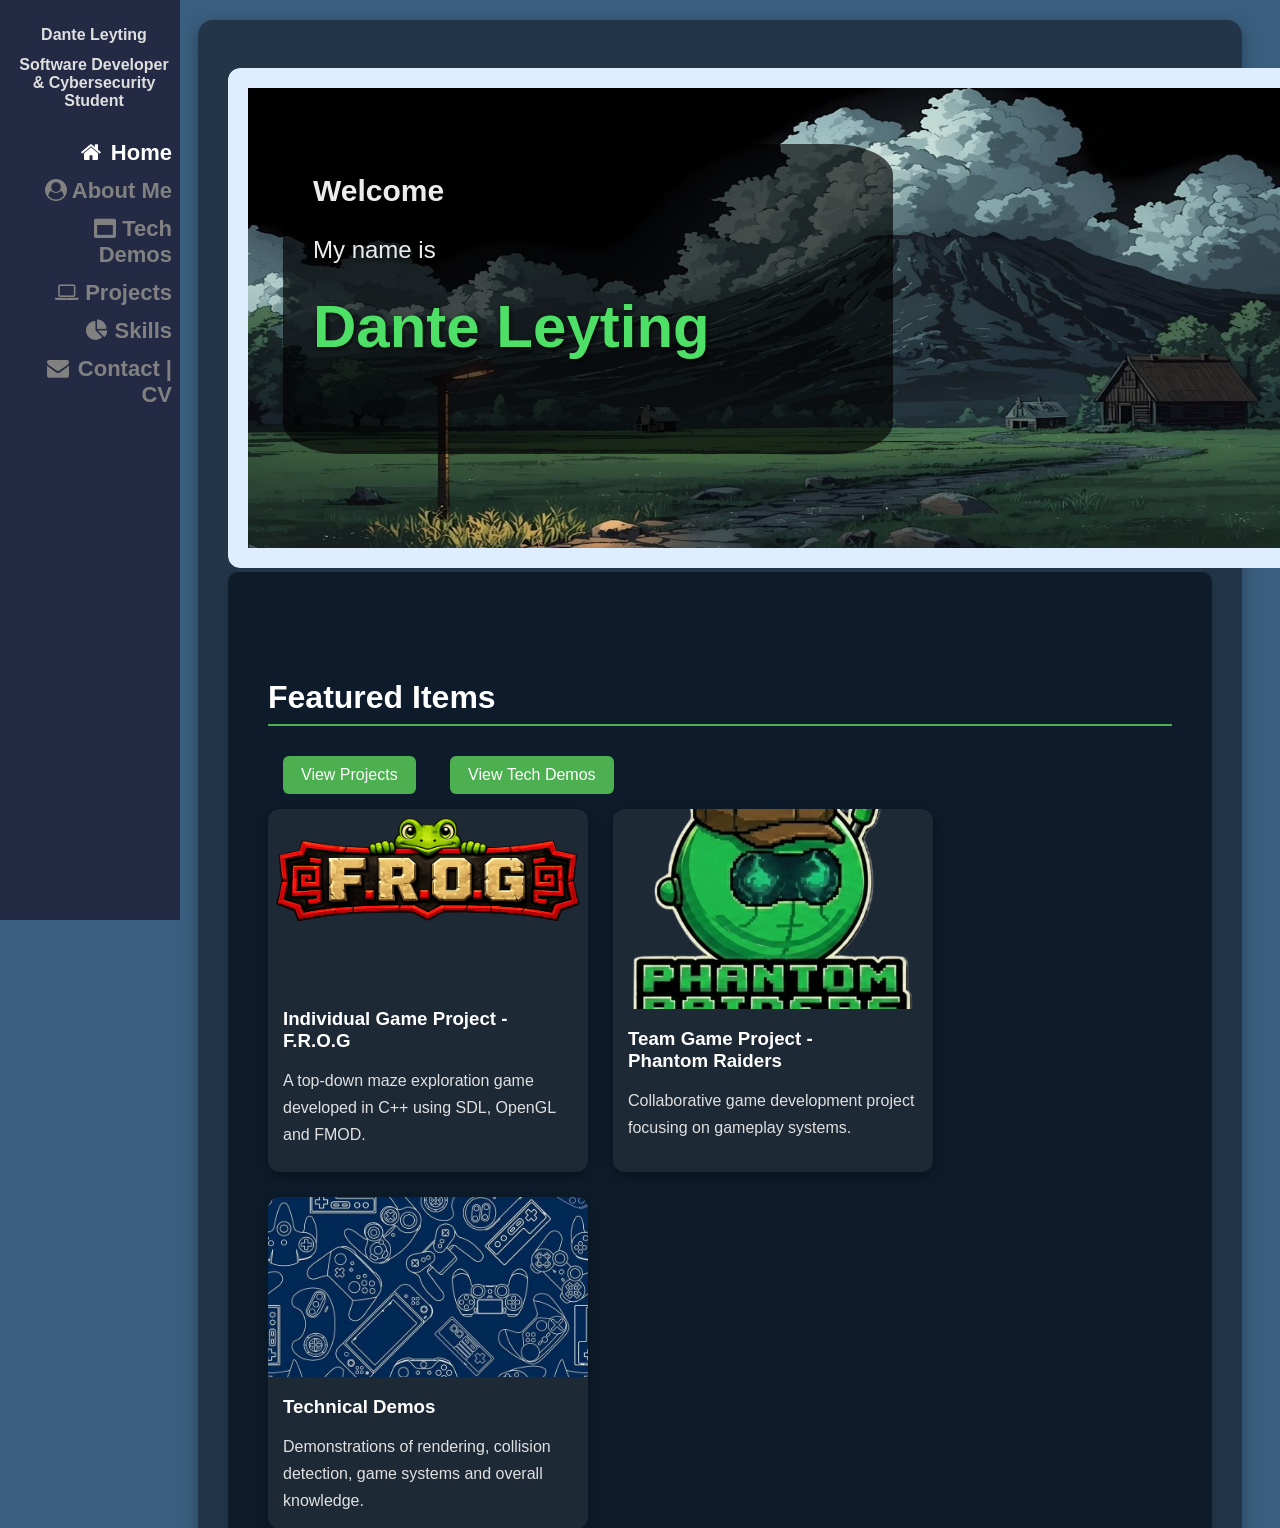
<file: index.html>
<!DOCTYPE html>
<html>
  <head>
    <!-- Instantly redirects the browser to home.html -->
    <meta http-equiv="refresh" content="0; url=home.html" />
    <title>Redirecting...</title>
  </head>
  <body>
    <p>If you are not redirected automatically, follow this <a href="home.html">link to Home</a>.</p>
  </body>
</html>
</file>
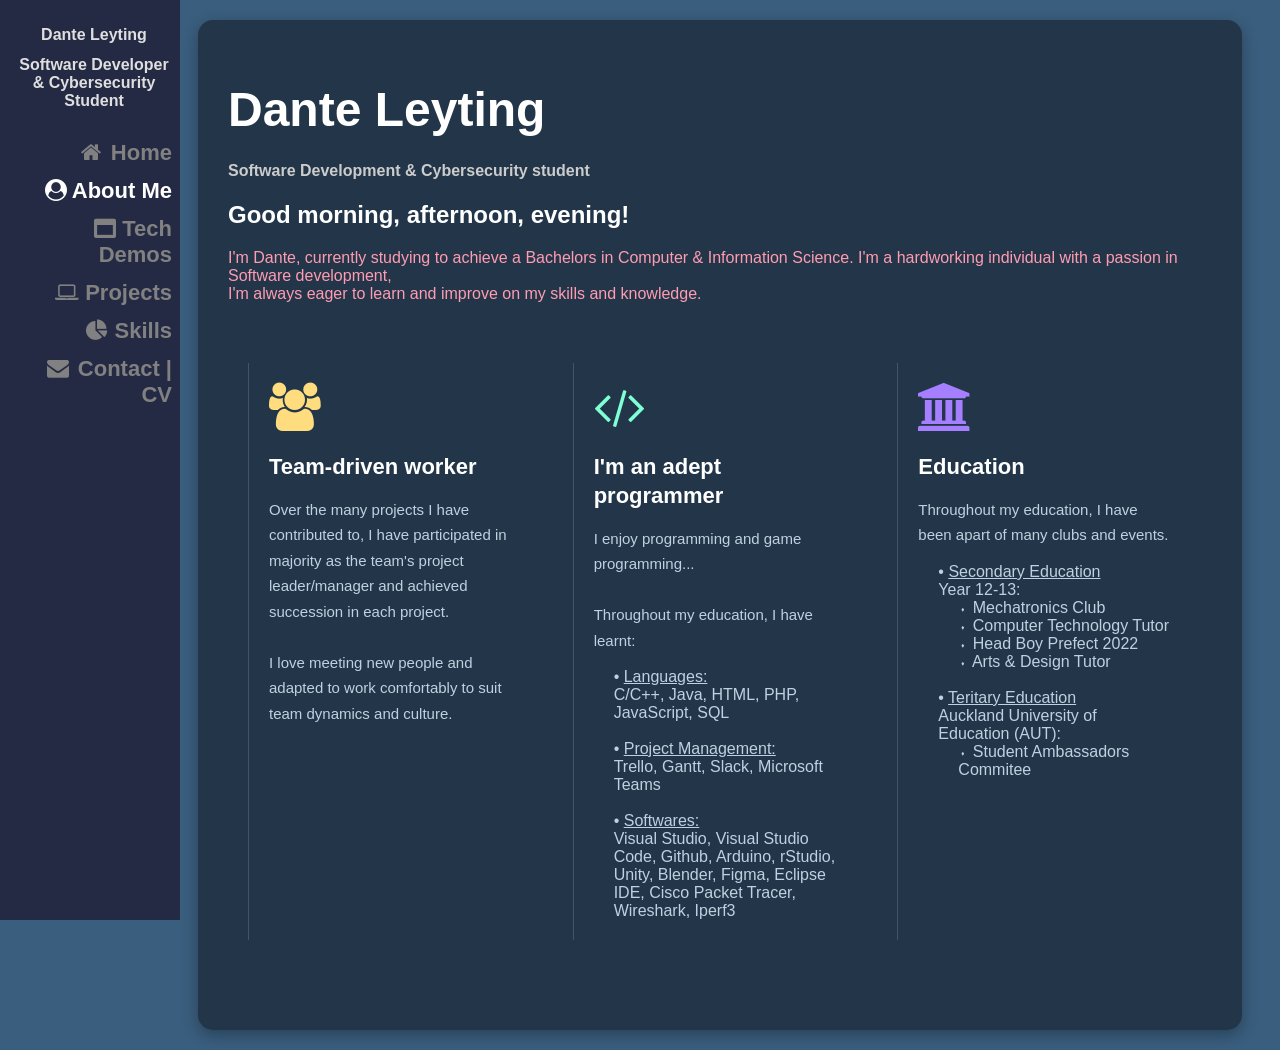
<file: about_me.html>
<!-- Side navigation -->


<!DOCTYPE html>
<html>
<head>
  <link rel="stylesheet" href="https://cdnjs.cloudflare.com/ajax/libs/font-awesome/4.7.0/css/font-awesome.min.css">
    <link rel="stylesheet" href="styles.css">
    <title>Portfolio Homepage</title>
</head>
<body style="background-color: rgb(58, 94, 126);">
  
    <div class="sidenav">
      <b>Dante Leyting</b>
      <b>Software Developer & Cybersecurity Student</b><br>
  <a href="home.html"><i class="fa fa-fw fa-home"></i> Home</a>
  <a href="about_me.html" style="color: #ffffff;"><i class="fa fa-user-circle"></i> About Me</a>
  <a href="tech_demos.html"><i class="fa fa-window-maximize"></i> Tech Demos</a>
  <a href="projects.html"><i class="fa fa-laptop"></i> Projects</a>
  <a href="skills.html"><i class="fa fa-pie-chart"></i> Skills</a>
  <a href="contact.html"><i class="fa fa-fw fa-envelope"></i> Contact | CV</a>
</div>
<div class="main">
      <div class="portfolio-project-page">
        <h1 class="portfolio-project-title">Dante Leyting</h1>
        <h4 style="color:#cccccc">Software Development & Cybersecurity student</h4>
        <h2 style="color:#ffffff">Good morning, afternoon, evening!<br></h2>
        <p style="color: #ff9cb1;">
            
            I'm Dante, currently studying to achieve a Bachelors in Computer & Information Science. I'm a hardworking individual with a passion in Software development, <br>
            I'm always eager to learn and improve on my skills and knowledge.
        </p>
        <div class="highlights-section">
    <div class="highlight-card">
        <i class="fa fa-users highlight-icon" style="color: rgb(255, 221, 127); font-size: 48px;"></i>
        <h3>Team-driven worker</h3>
        <p>
            Over the many projects I have contributed to, I have participated in majority as the team's project leader/manager and achieved succession in each project.<br><br>
            I love meeting new people and adapted to work comfortably to suit team dynamics and culture.
        </p>
    </div>
    <div class="highlight-card">
        <i class="fa fa-code highlight-icon" style="color: rgb(127, 255, 212); font-size: 48px;"></i>
        <h3>I'm an adept programmer</h3>
        <p>
            I enjoy programming and game programming...
            <br><br>
            Throughout my education, I have learnt:
        </p>
        <div style="margin-left: 20px; color:#c0d0e0">
            • <u>Languages:</u><br>
            C/C++, Java, HTML, PHP, JavaScript, SQL<br><br>
            • <u>Project Management:</u><br>
            Trello, Gantt, Slack, Microsoft Teams<br><br>
            • <u>Softwares:</u><br>
            Visual Studio, Visual Studio Code, Github, Arduino, rStudio, Unity, Blender, Figma, Eclipse IDE, Cisco Packet Tracer, Wireshark, Iperf3
        </div>
    </div>
    <div class="highlight-card">
        <i class="fa fa-university" style="color: rgb(165, 127, 255); font-size: 48px;"></i>
        <h3>Education</h3>
        <p>
            Throughout my education, I have been apart of many clubs and events.
            <div style="margin-left: 20px; color:#c0d0e0">
            • <u>Secondary Education</u><br>
            Year 12-13:
            <div style="margin-left: 20px; color:#c0d0e0">
                ⬪ Mechatronics Club<br>
                ⬪ Computer Technology Tutor<br>
                ⬪ Head Boy Prefect 2022<br>
                ⬪ Arts & Design Tutor
            </div>
            <br>
            • <u>Teritary Education</u><br>
            Auckland University of Education (AUT):
            <div style="margin-left: 20px; color:#c0d0e0">
                ⬪ Student Ambassadors Commitee
            </div>
        </div>
        </p>
    </div>
</div>
      </div>
</div>
</body>
</html>
</file>
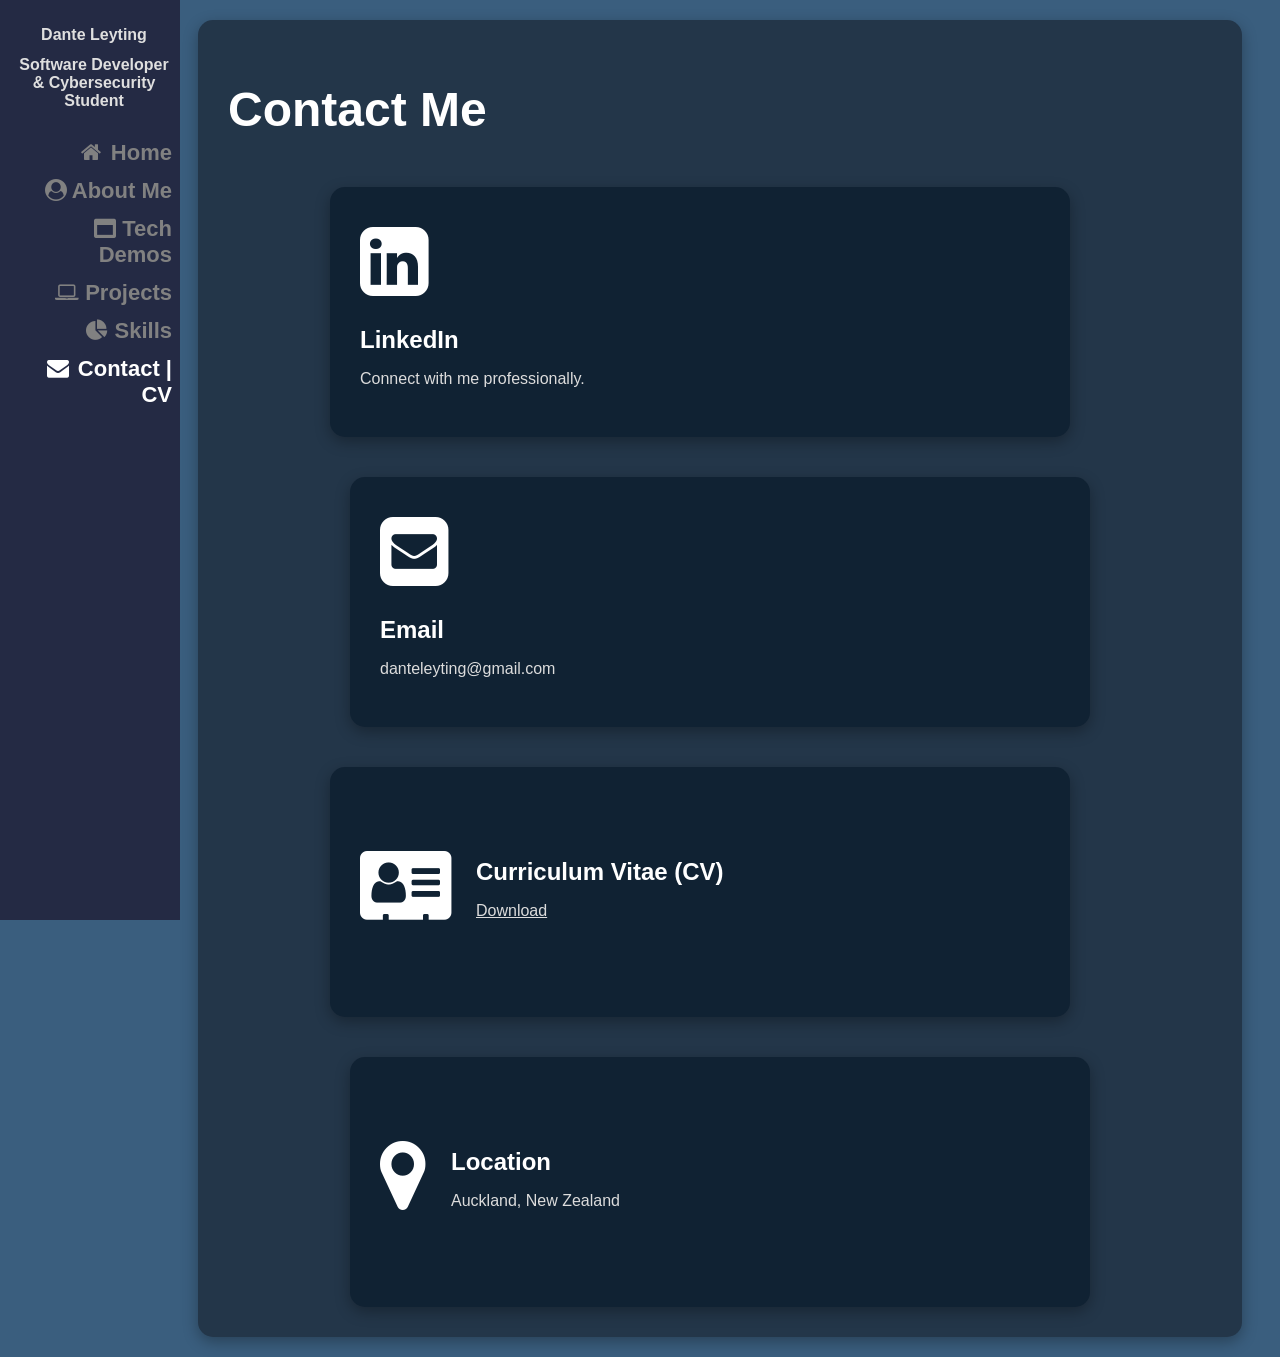
<file: contact.html>
<!-- Side navigation -->
<!DOCTYPE html>
<html>
<head>
  <link rel="stylesheet" href="https://cdnjs.cloudflare.com/ajax/libs/font-awesome/4.7.0/css/font-awesome.min.css">
    <link rel="stylesheet" href="styles.css">
    <title>Portfolio Homepage</title>
</head>
<body style="background-color: rgb(58, 94, 126);">
  
    <div class="sidenav">
      <b>Dante Leyting</b>
      <b>Software Developer & Cybersecurity Student</b><br>
  <a href="home.html"><i class="fa fa-fw fa-home"></i> Home</a>
  <a href="about_me.html"><i class="fa fa-user-circle"></i> About Me</a>
  <a href="tech_demos.html"><i class="fa fa-window-maximize"></i> Tech Demos</a>
  <a href="projects.html"><i class="fa fa-laptop"></i> Projects</a>
  <a href="skills.html"><i class="fa fa-pie-chart"></i> Skills</a>
  <a href="contact.html"style="color: #ffffff;"><i class="fa fa-fw fa-envelope"></i> Contact | CV</a>
</div>
<div class="main">

    <div class="portfolio-project-page">

        <h1 class="portfolio-project-title">Contact Me</h1>

        <div class="contacts-section">

            <!-- LinkedIn -->
            <div class="contacts-card">
                <a href="https://www.linkedin.com/in/dante-leyting-541b46373/" target="_blank" rel="noopener noreferrer"
                   class="contacts-link">
                    <i class="fa fa-linkedin-square"></i>

                    <div class="contact-content">
                        <h2>LinkedIn</h2>
                        <p>Connect with me professionally.</p>
                    </div>
                </a>
            </div>
            <br>
            <!-- Email -->
            <div class="contacts-card">
                <a href="mailto:danteleyting@gmail.com" target="_blank" rel="noopener noreferrer"
                   class="contacts-link">

                <i class="fa fa-envelope-square"></i>

                <div class="contact-content">
                    <h2>Email</h2>

                    <p>danteleyting@gmail.com</p>
                </div>
                </a>
            </div>

            <!-- CV -->
            <div class="contacts-card" onclick="changeText()">

                <i class="fa fa-address-card"></i>

                <div class="contact-content">
                    <h2>Curriculum Vitae (CV)</h2>
                    <p id="cvText"><u>Download</u></p>
                </div>

            </div>
            <br>
            <!-- Location -->
            <div class="contacts-card">

                <i class="fa fa-map-marker"></i>

                <div class="contact-content">
                    <h2>Location</h2>
                    <p>Auckland, New Zealand</p>
                </div>

            </div>
            
        </div>

    </div>

</div>
</body>
<script>
    function changeText() {
        document.getElementById("cvText").textContent = "This is a placeholder for now...";
        setTimeout(returnText, 4000);
    }
    function returnText() {
        document.getElementById("cvText").textContent = "Download";
    }
</script>
</html>
</file>
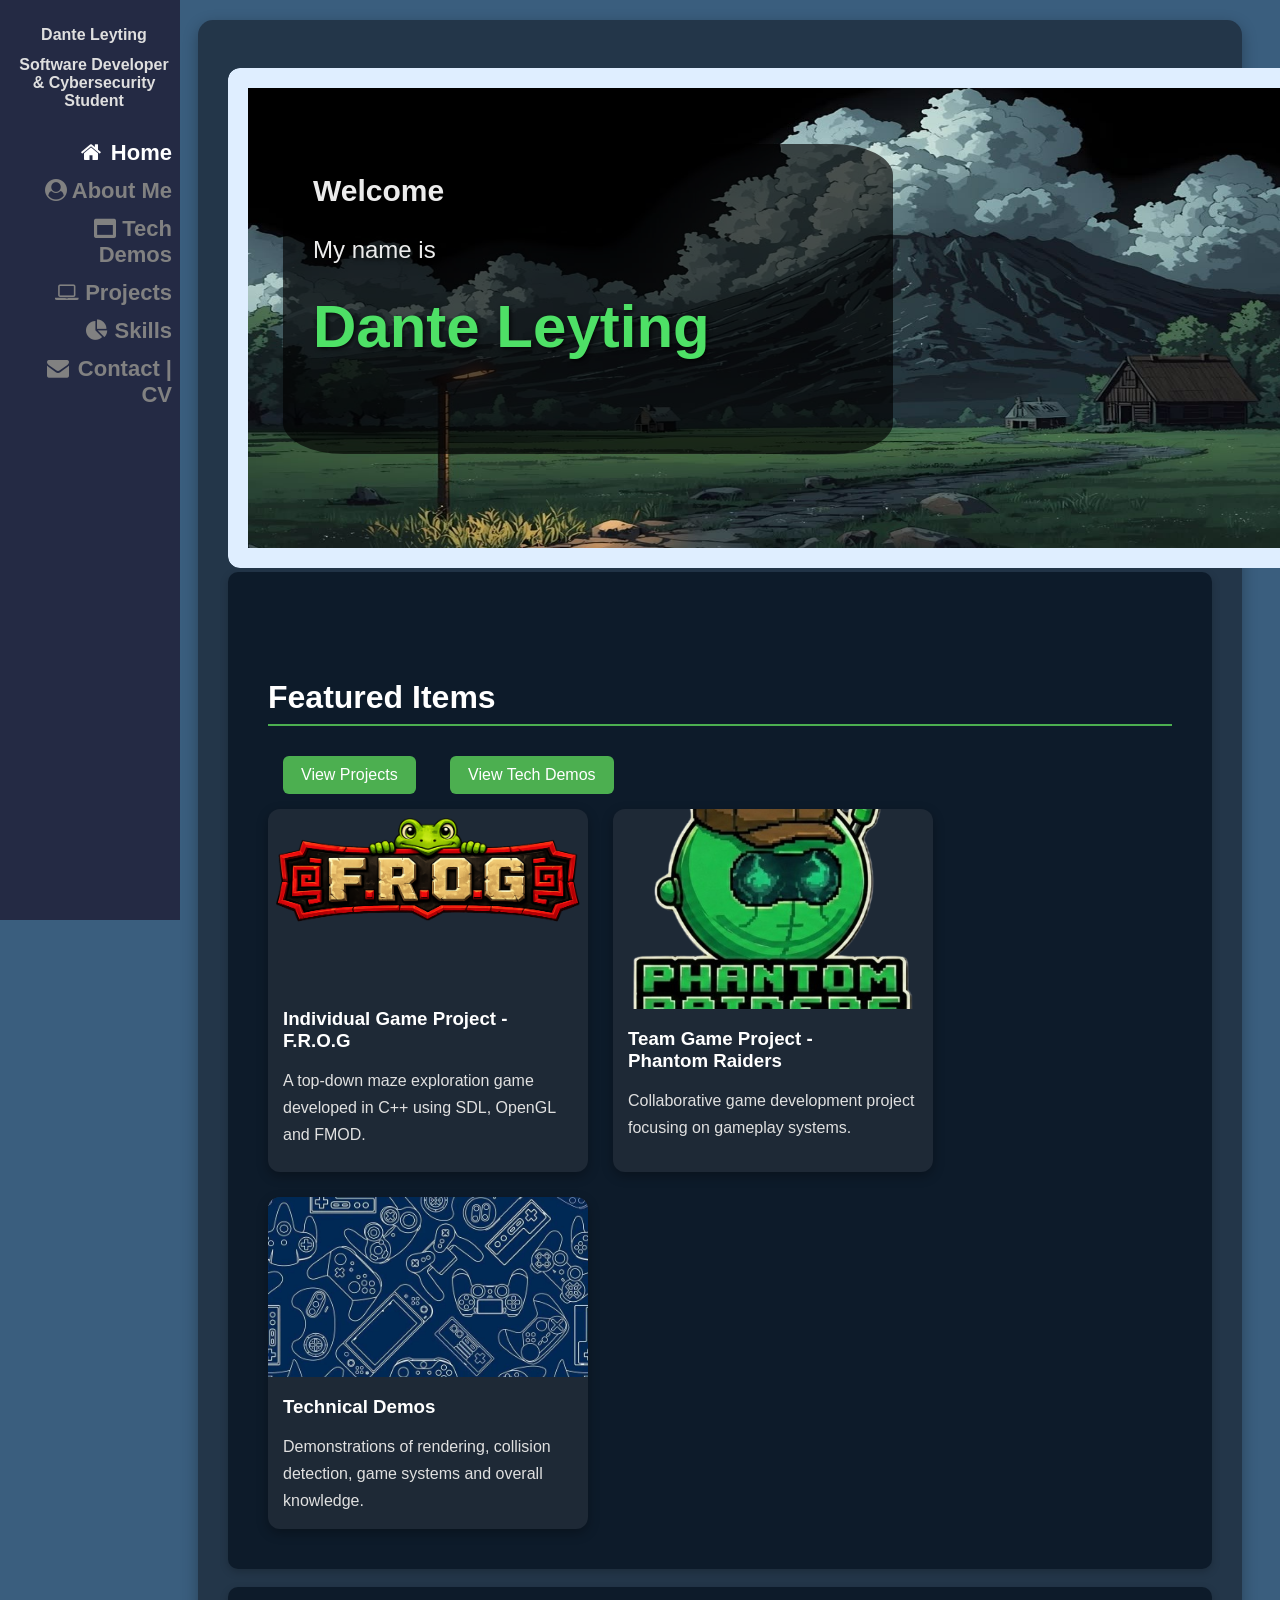
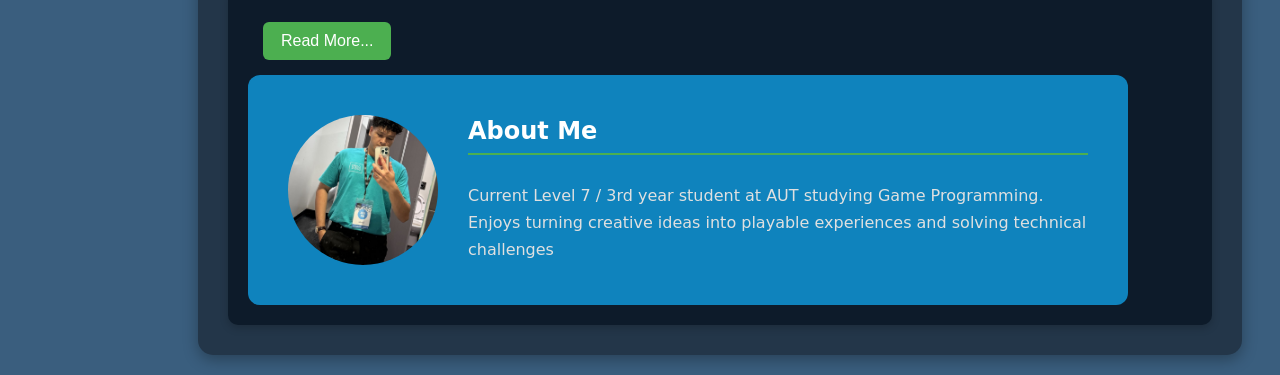
<file: home.html>
<!-- Side navigation -->


<!DOCTYPE html>
<html>
<head>
  <link rel="stylesheet" href="https://cdnjs.cloudflare.com/ajax/libs/font-awesome/4.7.0/css/font-awesome.min.css">
    <link rel="stylesheet" href="styles.css">
    <title>Portfolio Homepage</title>
</head>
<body style="background-color: rgb(58, 94, 126);">
  
    <div class="sidenav">
      <b>Dante Leyting</b>
      <b>Software Developer & Cybersecurity Student</b><br>
  <a href="home.html" style="color: #ffffff;"><i class="fa fa-fw fa-home"></i> Home</a>
  <a href="about_me.html"><i class="fa fa-user-circle"></i> About Me</a>
  <a href="tech_demos.html"><i class="fa fa-window-maximize"></i> Tech Demos</a>
  <a href="projects.html"><i class="fa fa-laptop"></i> Projects</a>
  <a href="skills.html"><i class="fa fa-pie-chart"></i> Skills</a>
  <a href="contact.html"><i class="fa fa-fw fa-envelope"></i> Contact | CV</a>
</div>
<div class="main">
  <div class="portfolio-project-page">
      <br>
      <div class="image-container">
        <img src="img_background.jpg" alt="background" style="width:1200px;height:500px;">
        <div class="overlay-text">
          <br><br><br><br>
            <div class="welcome">
              <a>Welcome</a><br><br>
              <b>My name is </b><br><br>
              <c>Dante Leyting</c>
            </div>
          </div>
        </div>
        <div class="portfolio-project-box">
        <div class="featured-projects">
    <h2>Featured Items</h2>
    <a href="projects.html" class="project-btn"style="color: #ffffff">View Projects</a>
    <a href="projects.html" class="project-btn"style="color: #ffffff">View Tech Demos</a>
    <div class="project-grid">

        <div class="project-card">
            <img src="frog_logo.png" alt="F.R.O.G">
            <h3>Individual Game Project - F.R.O.G</h3>
            <p>
                A top-down maze exploration game developed in C++ using SDL, OpenGL and FMOD.
            </p>
            
        </div>

        <div class="project-card">
            <img src="phantom_raiders_logo.png" alt="Team Game" style="height: 200px;">
            <h3>Team Game Project -<br>Phantom Raiders</h3>
            <p>
                Collaborative game development project focusing on gameplay systems.
            </p>
        </div>

        <div class="project-card">
            <img src="tech_demos.jpg" alt="Tech Demo">
            <h3>Technical Demos</h3>
            <p>
                Demonstrations of rendering, collision detection, game systems and overall knowledge.
            </p>
        </div>
    </div>
    </div>
    
</div>
<br>
<div class="portfolio-project-box">
  <a href="about_me.html" class="project-btn" style="color: #ffffff">Read More...</a>
        <div class="about-card">
      <!-- Left Column: The Image -->
      <img src="image0.jpg" class="profile-img" alt="Profile Picture">
      
      <!-- Right Column: The Content -->
      <div class="profile-content">
        <h2>About Me</h2> 
        
        <p>Current Level 7 / 3rd year student at AUT studying Game Programming.<br>Enjoys turning creative ideas into playable experiences and solving technical challenges</p>
      </div>
    </div>
        
    </div>
    </div>
    </div>
</body>
</html>
</file>
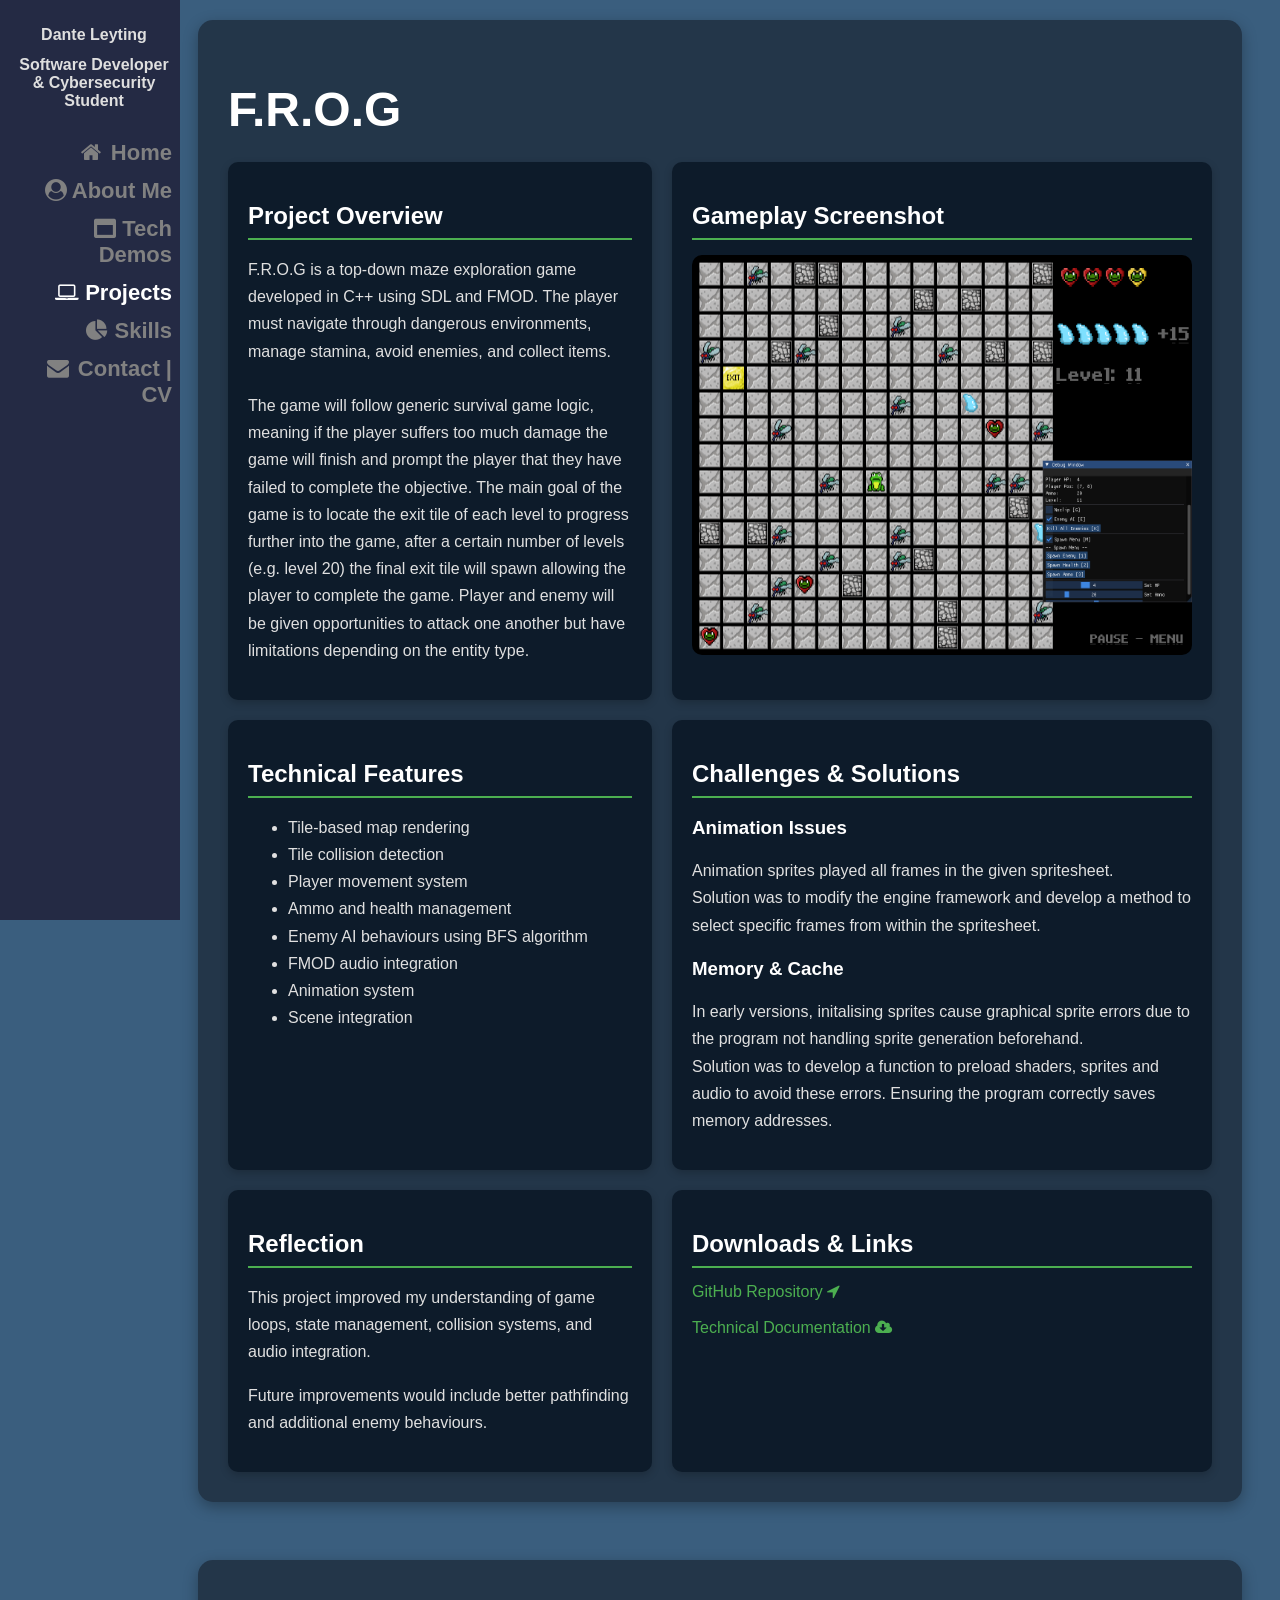
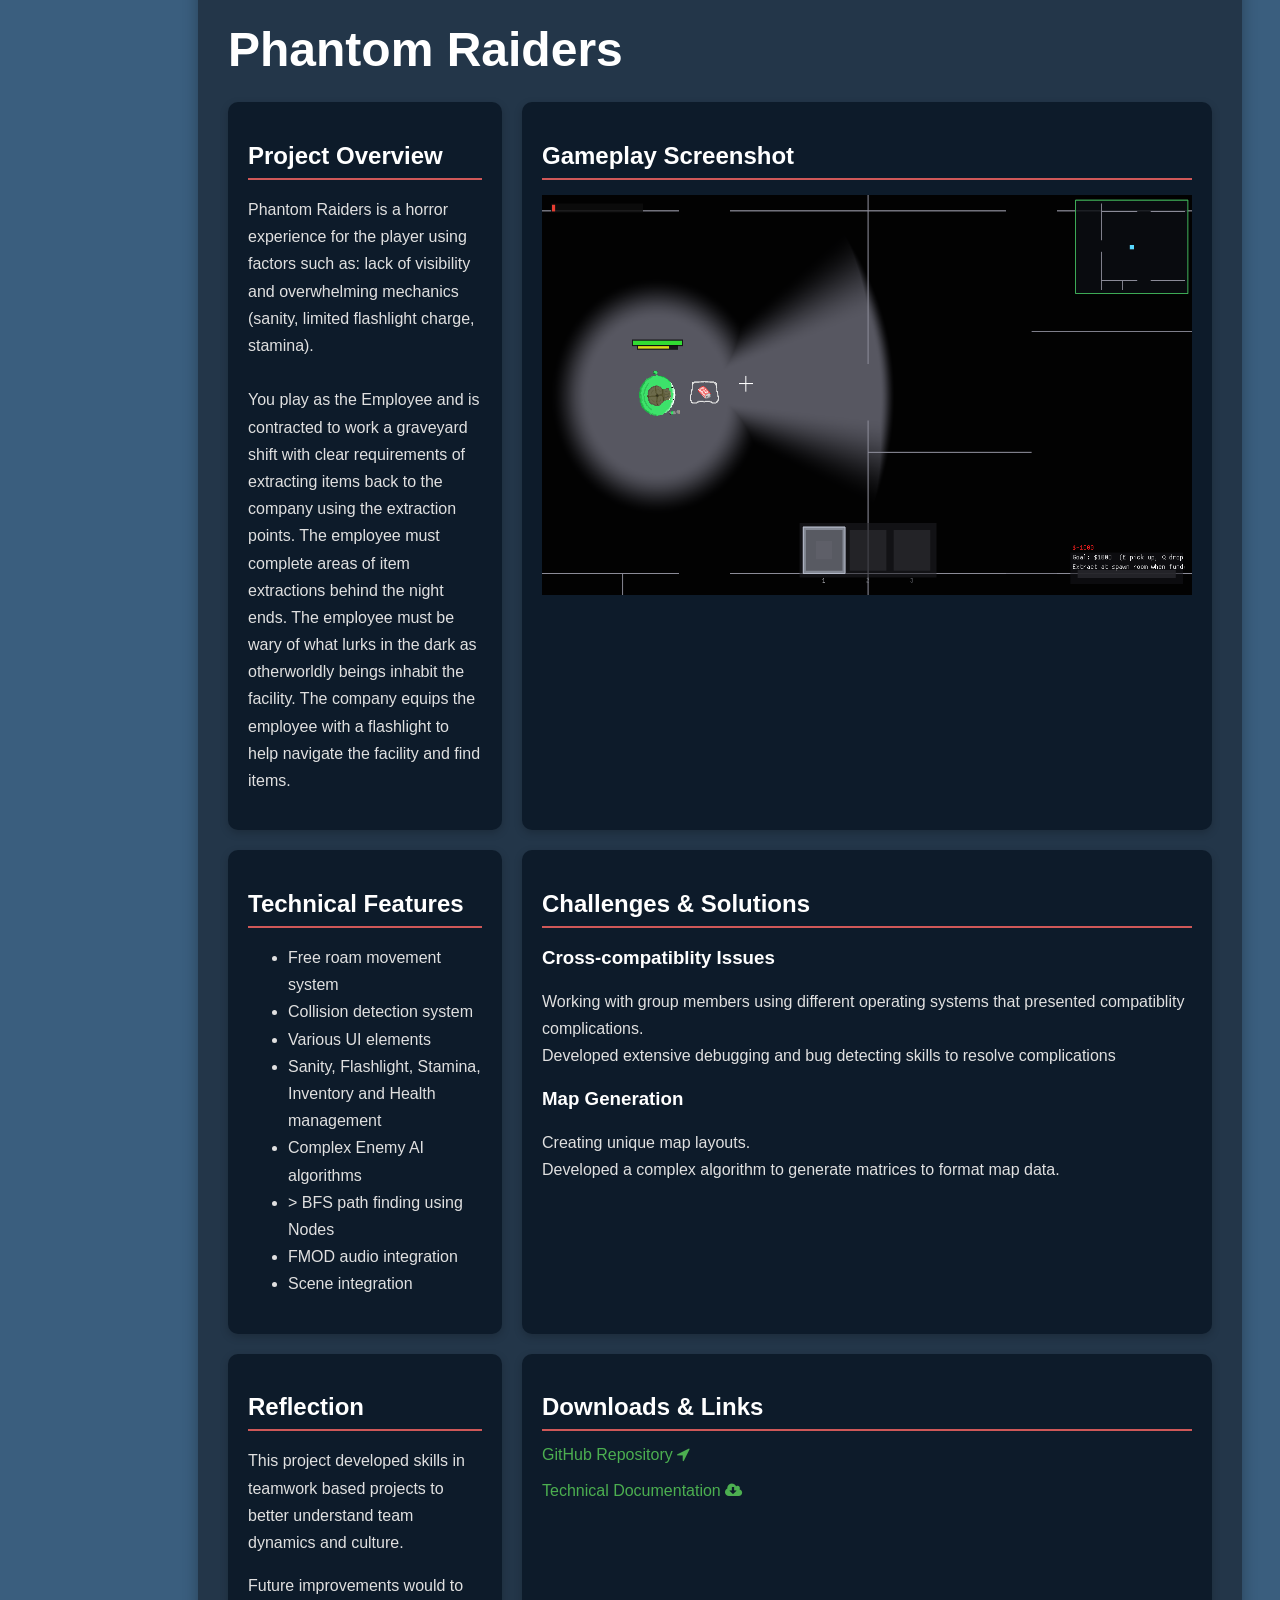
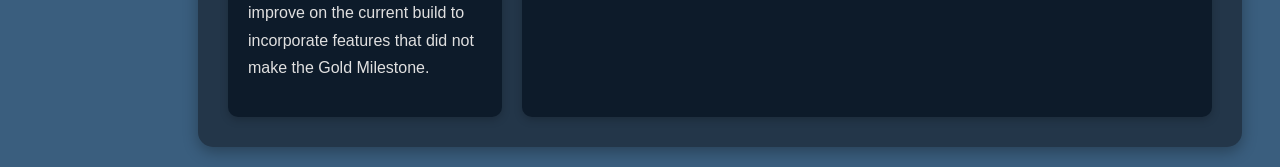
<file: projects.html>
<!-- Side navigation -->


<!DOCTYPE html>
<html>
<head>
  <link rel="stylesheet" href="https://cdnjs.cloudflare.com/ajax/libs/font-awesome/4.7.0/css/font-awesome.min.css">
    <link rel="stylesheet" href="styles.css">
    <title>Portfolio Projects</title>
</head>
<body style="background-color: rgb(58, 94, 126);">
  
    <div class="sidenav">
      <b>Dante Leyting</b>
      <b>Software Developer & Cybersecurity Student</b><br>
  <a href="home.html"><i class="fa fa-fw fa-home"></i> Home</a>
  <a href="about_me.html"><i class="fa fa-user-circle"></i> About Me</a>
  <a href="tech_demos.html"><i class="fa fa-window-maximize"></i> Tech Demos</a>
  <a href="projects.html" style="color: #ffffff;"><i class="fa fa-laptop"></i> Projects</a>
  <a href="skills.html"><i class="fa fa-pie-chart"></i> Skills</a>
  <a href="contact.html"><i class="fa fa-fw fa-envelope"></i> Contact | CV</a>
</div>
<div class="main">
    <div class="portfolio-project-page">

        <h1 class="portfolio-project-title">F.R.O.G</h1>

        <div class="portfolio-project-grid">

            <!-- Overview -->
            <div class="portfolio-project-box">
                <h2>Project Overview</h2>
                <p>
                    F.R.O.G is a top-down maze exploration game developed in C++
                    using SDL and FMOD. The player must navigate through dangerous
                    environments, manage stamina, avoid enemies, and collect items.<br><br>
                    The game will follow generic survival game logic, meaning if the player suffers too much damage the game will
                    finish and prompt the player that they have failed to complete the objective.
                    The main goal of the game is to locate the exit tile of each level to progress further into the game, after a certain
                    number of levels (e.g. level 20) the final exit tile will spawn allowing the player to complete the game.
                    Player and enemy will be given opportunities to attack one another but have limitations depending on the entity
                    type. 
                </p>
            </div>

            <!-- Main Screenshot -->
            <div class="portfolio-project-box">
                <h2>Gameplay Screenshot</h2>
                <img src="frog_game_screenshot.png" class="portfolio-project-image" style="width: 500px;height: 400px;">
            </div>

            <!-- Technical Features -->
            <div class="portfolio-project-box">
                <h2>Technical Features</h2>

                <ul>
                    <li>Tile-based map rendering</li>
                    <li>Tile collision detection</li>
                    <li>Player movement system</li>
                    <li>Ammo and health management</li>
                    <li>Enemy AI behaviours using BFS algorithm</li>
                    <li>FMOD audio integration</li>
                    <li>Animation system</li>
                    <li>Scene integration</li>
                </ul>
            </div>

            <!-- Challenges -->
            <div class="portfolio-project-box">
                <h2>Challenges & Solutions</h2>

                <h3 style="color:#ffffff;">Animation Issues</h3>
                <p>
                    Animation sprites played all frames in the given spritesheet.<br> 
                    Solution was to modify the engine framework and develop a method to select specific frames from within the spritesheet.  
                </p>

                <h3 style="color:#ffffff;">Memory & Cache</h3>
                <p>
                    In early versions, initalising sprites cause graphical sprite errors due to the program not handling sprite generation beforehand.<br>
                    Solution was to develop a function to preload shaders, sprites and audio to avoid these errors. Ensuring the program correctly saves memory addresses.
                </p>
            </div>

            <!-- Reflection -->
            <div class="portfolio-project-box">
                <h2>Reflection</h2>

                <p>
                    This project improved my understanding of game loops,
                    state management, collision systems, and audio integration.
                </p>

                <p>
                    Future improvements would include better pathfinding and additional enemy
                    behaviours.
                </p>
            </div>

            <!-- Downloads -->
            <div class="portfolio-project-box">
                <h2>Downloads & Links</h2>

                <a href="https://github.com/jojojo077/IGP---F.R.O.G " target="_blank" rel="noopener noreferrer">GitHub Repository <i class="fa fa-location-arrow"></i></a><br><br>

                <a href="F.R.O.G_documents.zip" target="_blank" rel="noopener noreferrer">Technical Documentation <i class="fa fa-cloud-download"></i></a>
            </div>

        </div>

    </div>
    <br>
    <div class="portfolio-project-page">

        <h1 class="portfolio-project-title">Phantom Raiders</h1>

        <div class="portfolio-project-grid">

            <!-- Overview -->
            <div class="portfolio-project-box">
                <h2 style="border-bottom: 2px solid #cf5858;">Project Overview</h2>
                <p>
                    Phantom Raiders is a horror experience for the player using factors such as: lack of visibility and overwhelming mechanics (sanity, limited flashlight charge, stamina).<br><br>
                    You play as the Employee and is contracted to work a graveyard shift with clear requirements of extracting items back to
                    the company using the extraction points. The employee must complete areas of item extractions
                    behind the night ends. The employee must be wary of what lurks in the dark as otherworldly beings
                    inhabit the facility. The company equips the employee with a flashlight to help navigate the facility and
                    find items.
                </p>
            </div>

            <!-- Main Screenshot -->
            <div class="portfolio-project-box">
                <h2 style="border-bottom: 2px solid #cf5858;">Gameplay Screenshot</h2>
                <img src="phantom_raiders_screenshot.png" class="project-image" style="width: 650px;height: 400px;">
            </div>

            <!-- Technical Features -->
            <div class="portfolio-project-box">
                <h2 style="border-bottom: 2px solid #cf5858;">Technical Features</h2>

                <ul>
                    <li>Free roam movement system</li>
                    <li>Collision detection system</li>
                    <li>Various UI elements</li>
                    <li>Sanity, Flashlight, Stamina, Inventory and Health management</li>
                    <li>Complex Enemy AI algorithms</li>
                    <li>    > BFS path finding using Nodes</li>
                    <li>FMOD audio integration</li>
                    <li>Scene integration</li>
                </ul>
            </div>

            <!-- Challenges -->
            <div class="portfolio-project-box">
                <h2 style="border-bottom: 2px solid #cf5858;">Challenges & Solutions</h2>

                <h3 style="color:#ffffff;">Cross-compatiblity Issues</h3>
                <p>
                    Working with group members using different operating systems that presented compatiblity complications.<br>
                    Developed extensive debugging and bug detecting skills to resolve complications   
                </p>

                <h3 style="color:#ffffff;">Map Generation</h3>
                <p>
                    Creating unique map layouts.<br>
                    Developed a complex algorithm to generate matrices to format map data.
                </p>
            </div>

            <!-- Reflection -->
            <div class="portfolio-project-box">
                <h2 style="border-bottom: 2px solid #cf5858;">Reflection</h2>

                <p>
                    This project developed skills in teamwork based projects to better understand team dynamics and culture.
                </p>

                <p>
                    Future improvements would to improve on the current build to incorporate features that did not make the Gold Milestone.
                </p>
            </div>

            <!-- Downloads -->
            <div class="portfolio-project-box">
                <h2 style="border-bottom: 2px solid #cf5858;">Downloads & Links</h2>

                <a href="https://github.com/AMGKompressor/cardBoardEngine" target="_blank" rel="noopener noreferrer">GitHub Repository <i class="fa fa-location-arrow"></i></a><br><br>

                <a href="phantom_raiders_documents.zip" download target="_blank" rel="noopener noreferrer">Technical Documentation <i class="fa fa-cloud-download"></i></a>
            </div>

        </div>

    </div>
</div>
</body>
</html>
</file>
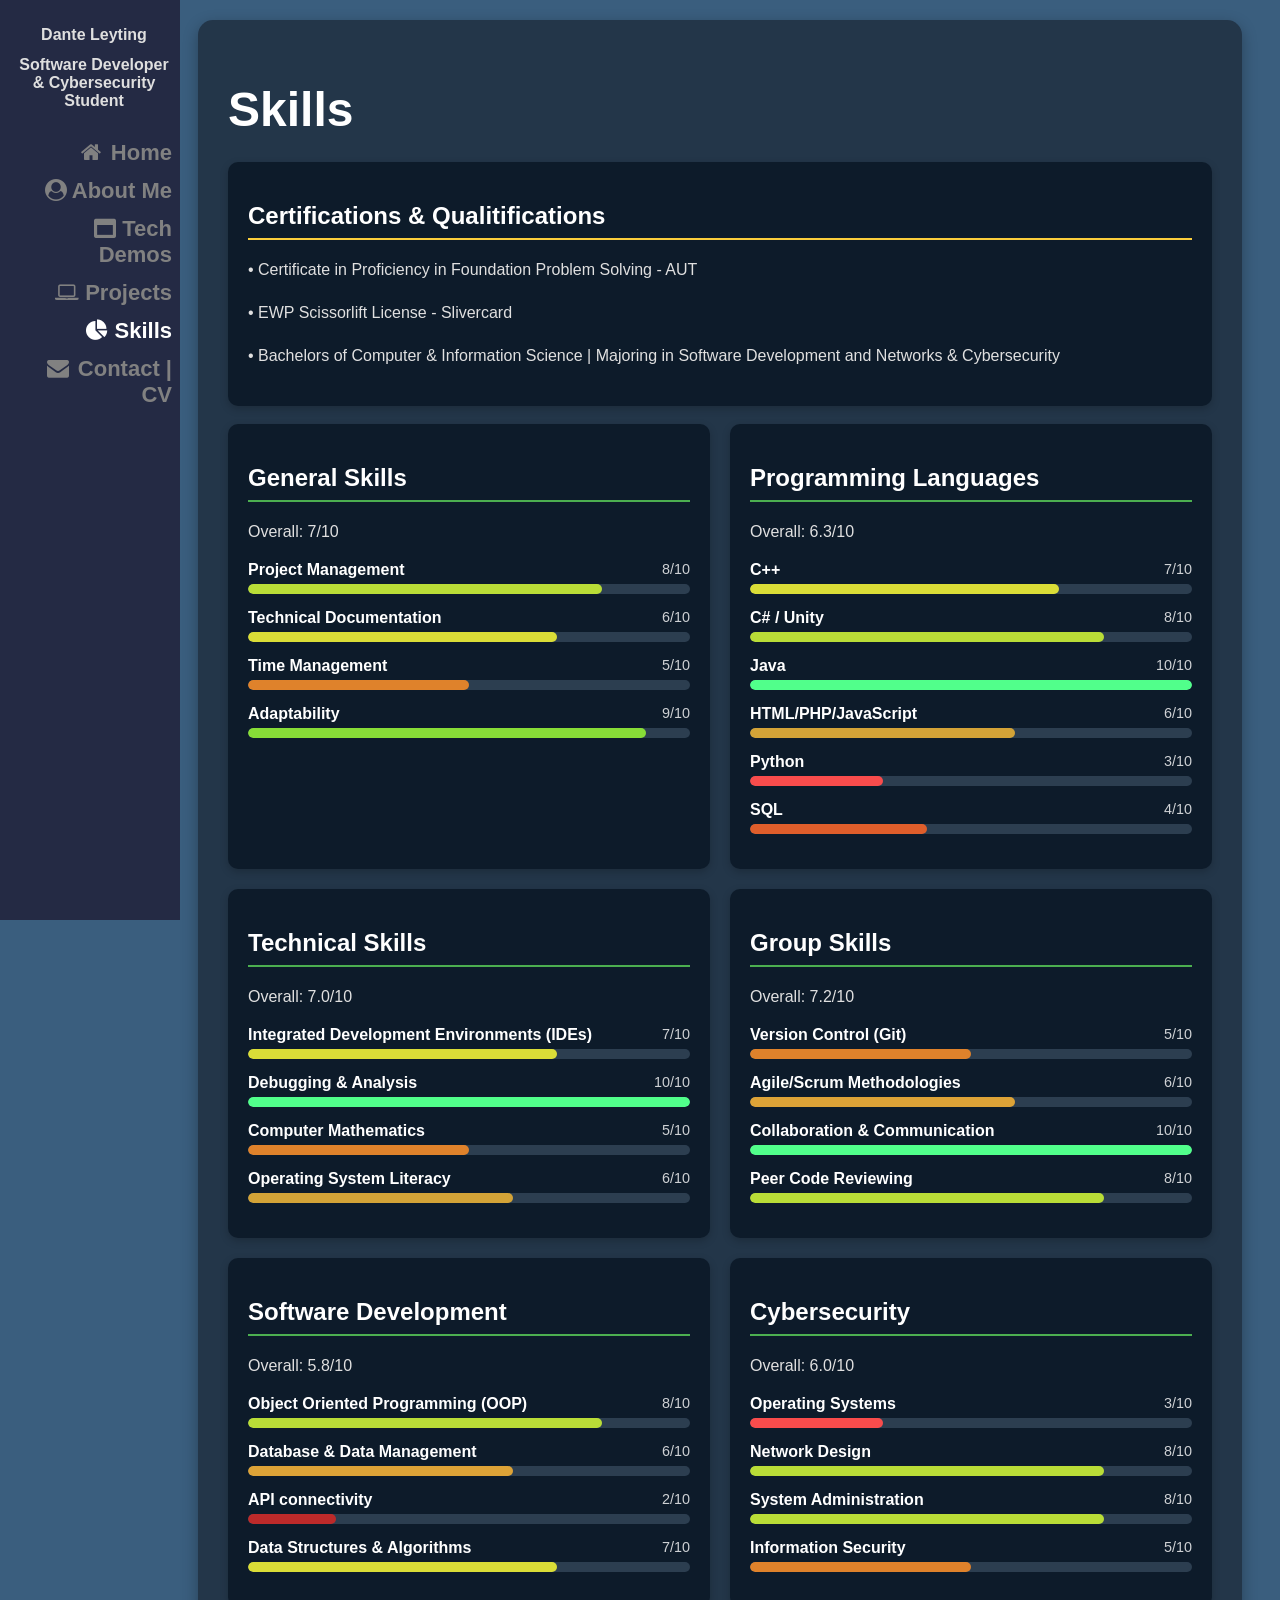
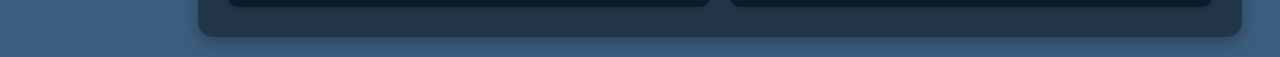
<file: skills.html>
<!DOCTYPE html>
<html>
<head>
  <link rel="stylesheet" href="https://cdnjs.cloudflare.com/ajax/libs/font-awesome/4.7.0/css/font-awesome.min.css">
    <link rel="stylesheet" href="styles.css">
    <title>Portfolio Skills</title>
</head>
<body style="background-color: rgb(58, 94, 126);">
  
    <div class="sidenav">
      <b>Dante Leyting</b>
      <b>Software Developer & Cybersecurity Student</b><br>
  <a href="home.html"><i class="fa fa-fw fa-home"></i> Home</a>
  <a href="about_me.html"><i class="fa fa-user-circle"></i> About Me</a>
  <a href="tech_demos.html"><i class="fa fa-window-maximize"></i> Tech Demos</a>
  <a href="projects.html"><i class="fa fa-laptop"></i> Projects</a>
  <a href="skills.html" style="color: #ffffff;"><i class="fa fa-pie-chart"></i> Skills</a>
  <a href="contact.html"><i class="fa fa-fw fa-envelope"></i> Contact | CV</a>
</div>
    <div class="main">
        <div class="portfolio-project-page">
            <h1 class="portfolio-project-title">Skills</h1>
            <div class="portfolio-project-box">
                <div class="skill-item">
                    <h2 style="border-bottom: 2px solid #face3c;">Certifications & Qualitifications</h2>
                    <p>•    Certificate in Proficiency in Foundation Problem Solving - AUT</p>
                    <p>•    EWP Scissorlift License - Slivercard</p>
                    <p>•    Bachelors of Computer & Information Science | Majoring in Software Development and Networks & Cybersecurity</p>
                </div>
            </div>
            <br>
            <div class="portfolio-project-grid">
                
                <!-- Category 1: General Skills -->
                <div class="portfolio-project-box">
                    <h2>General Skills</h2>
                    <p>Overall: 7/10</p>    
                    
                    <div class="skill-item">
                        <span class="skill-name">Project Management</span>
                        <span class="skill-level">8/10</span>
                        <div class="skill-bar-container">
                            <div class="skill-bar" style="width: 80%; background-color: rgb(185,221,55);"></div>
                        </div>
                    </div>

                    <div class="skill-item">
                        <span class="skill-name">Technical Documentation</span>
                        <span class="skill-level">6/10</span>
                        <div class="skill-bar-container">
                            <div class="skill-bar" style="width: 70%; background-color: rgb(218,221,55);"></div>
                        </div>
                    </div>

                    <div class="skill-item">
                        <span class="skill-name">Time Management</span>
                        <span class="skill-level">5/10</span>
                        <div class="skill-bar-container">
                            <div class="skill-bar" style="width: 50%; background-color: rgb(223,130,43);"></div>
                        </div>
                    </div>

                    <div class="skill-item">
                        <span class="skill-name">Adaptability</span>
                        <span class="skill-level">9/10</span>
                        <div class="skill-bar-container">
                            <div class="skill-bar" style="width: 90%; background-color:rgb(135,221,55);"></div>
                        </div>
                    </div>
                </div>

                <!-- Category 2: Programming Languages -->
                <div class="portfolio-project-box">
                    <h2>Programming Languages</h2>
                    <p>Overall: 6.3/10</p>
                    <div class="skill-item">
                        <span class="skill-name">C++</span>
                        <span class="skill-level">7/10</span>
                        <div class="skill-bar-container">
                            <div class="skill-bar" style="width: 70%; background-color:rgb(218,221,55);"></div>
                        </div>
                    </div>

                    <div class="skill-item">
                        <span class="skill-name">C# / Unity</span>
                        <span class="skill-level">8/10</span>
                        <div class="skill-bar-container">
                            <div class="skill-bar" style="width: 80%; background-color:rgb(185,221,55);"></div>
                        </div>
                    </div>

                    <div class="skill-item">
                        <span class="skill-name">Java</span>
                        <span class="skill-level">10/10</span>
                        <div class="skill-bar-container">
                            <div class="skill-bar" style="width: 100%; background-color: rgb(81,255,139);"></div>
                        </div>
                    </div>

                    <div class="skill-item">
                        <span class="skill-name">HTML/PHP/JavaScript</span>
                        <span class="skill-level">6/10</span>
                        <div class="skill-bar-container">
                            <div class="skill-bar" style="width: 60%; background-color: rgb(211,163,55);"></div>
                        </div>
                    </div>

                    <div class="skill-item">
                        <span class="skill-name">Python</span>
                        <span class="skill-level">3/10</span>
                        <div class="skill-bar-container">
                            <div class="skill-bar" style="width: 30%;  background-color: rgb(248,76,76);"></div>
                        </div>
                    </div>

                    <div class="skill-item">
                        <span class="skill-name">SQL</span>
                        <span class="skill-level">4/10</span>
                        <div class="skill-bar-container">
                            <div class="skill-bar" style="width: 40%; background-color: rgb(223,94,43);"></div>
                        </div>
                    </div>
                </div>
                
                <!-- Category 3: Technical Skills -->
                <div class="portfolio-project-box">
                    <h2>Technical Skills</h2>
                    <p>Overall: 7.0/10</p>
                    <div class="skill-item">
                        <span class="skill-name">Integrated Development Environments (IDEs)</span>
                        <span class="skill-level">7/10</span>
                        <div class="skill-bar-container">
                            <div class="skill-bar" style="width: 70%; background-color: rgb(218,221,55);"></div>
                        </div>
                    </div>

                    <div class="skill-item">
                        <span class="skill-name">Debugging & Analysis</span>
                        <span class="skill-level">10/10</span>
                        <div class="skill-bar-container">
                            <div class="skill-bar" style="width: 100%; background-color: rgb(81,255,139);"></div>
                        </div>
                    </div>

                    <div class="skill-item">
                        <span class="skill-name">Computer Mathematics</span>
                        <span class="skill-level">5/10</span>
                        <div class="skill-bar-container">
                            <div class="skill-bar" style="width: 50%; background-color: rgb(223,130,43);"></div>
                        </div>
                    </div>

                    <div class="skill-item">
                        <span class="skill-name">Operating System Literacy</span>
                        <span class="skill-level">6/10</span>
                        <div class="skill-bar-container">
                            <div class="skill-bar" style="width: 60%; background-color: rgb(211,163,55);"></div>
                        </div>
                    </div>

                </div>

                <!-- Category 4: Group Skills -->
                <div class="portfolio-project-box">
                    <h2>Group Skills</h2>
                    <p>Overall: 7.2/10</p>
                    <div class="skill-item">
                        <span class="skill-name">Version Control (Git)</span>
                        <span class="skill-level">5/10</span>
                        <div class="skill-bar-container">
                            <div class="skill-bar" style="width: 50%; background-color: rgb(223,130,43);"></div>
                        </div>
                    </div>

                    <div class="skill-item">
                        <span class="skill-name">Agile/Scrum Methodologies</span>
                        <span class="skill-level">6/10</span>
                        <div class="skill-bar-container">
                            <div class="skill-bar" style="width: 60%; background-color: rgb(221,163,55);"></div>
                        </div>
                    </div>

                    <div class="skill-item">
                        <span class="skill-name">Collaboration & Communication</span>
                        <span class="skill-level">10/10</span>
                        <div class="skill-bar-container">
                            <div class="skill-bar" style="width: 100%; background-color: rgb(81,255,139);"></div>
                        </div>
                    </div>

                    <div class="skill-item">
                        <span class="skill-name">Peer Code Reviewing</span>
                        <span class="skill-level">8/10</span>
                        <div class="skill-bar-container">
                            <div class="skill-bar" style="width: 80%; background-color: rgb(185,221,55);"></div>
                        </div>
                    </div>

                </div>

                <!-- Category 5: Software Development -->
                <div class="portfolio-project-box">
                    <h2>Software Development</h2>
                    <p>Overall: 5.8/10</p>
                    <div class="skill-item">
                        <span class="skill-name">Object Oriented Programming (OOP)</span>
                        <span class="skill-level">8/10</span>
                        <div class="skill-bar-container">
                            <div class="skill-bar" style="width: 80%; background-color: rgb(185,221,55);"></div>
                        </div>
                    </div>

                    <div class="skill-item">
                        <span class="skill-name">Database & Data Management</span>
                        <span class="skill-level">6/10</span>
                        <div class="skill-bar-container">
                            <div class="skill-bar" style="width: 60%; background-color: rgb(221,163,55);"></div>
                        </div>
                    </div>

                    <div class="skill-item">
                        <span class="skill-name">API connectivity</span>
                        <span class="skill-level">2/10</span>
                        <div class="skill-bar-container">
                            <div class="skill-bar" style="width: 20%; background-color: rgb(189,42,42);"></div>
                        </div>
                    </div>

                    <div class="skill-item">
                        <span class="skill-name">Data Structures & Algorithms</span>
                        <span class="skill-level">7/10</span>
                        <div class="skill-bar-container">
                            <div class="skill-bar" style="width: 70%; background-color: rgb(218,221,55);"></div>
                        </div>
                    </div>

                </div>
                
                <!-- Category 6: Cybersecurity -->
                <div class="portfolio-project-box">
                    <h2>Cybersecurity</h2>
                    <p>Overall: 6.0/10</p>
                    <div class="skill-item">
                        <span class="skill-name">Operating Systems</span>
                        <span class="skill-level">3/10</span>
                        <div class="skill-bar-container">
                            <div class="skill-bar" style="width: 30%; background-color: rgb(248,76,76);"></div>
                        </div>
                    </div>

                    <div class="skill-item">
                        <span class="skill-name">Network Design</span>
                        <span class="skill-level">8/10</span>
                        <div class="skill-bar-container">
                            <div class="skill-bar" style="width: 80%; background-color: rgb(185,221,55);"></div>
                        </div>
                    </div>

                    <div class="skill-item">
                        <span class="skill-name">System Administration</span>
                        <span class="skill-level">8/10</span>
                        <div class="skill-bar-container">
                            <div class="skill-bar" style="width: 80%; background-color: rgb(185,221,55);"></div>
                        </div>
                    </div>

                    <div class="skill-item">
                        <span class="skill-name">Information Security</span>
                        <span class="skill-level">5/10</span>
                        <div class="skill-bar-container">
                            <div class="skill-bar" style="width: 50%; background-color: rgb(223,130,43);"></div>
                        </div>
                    </div>

                </div>

            </div>
        </div>
        </div>
</body>
</html>
</file>
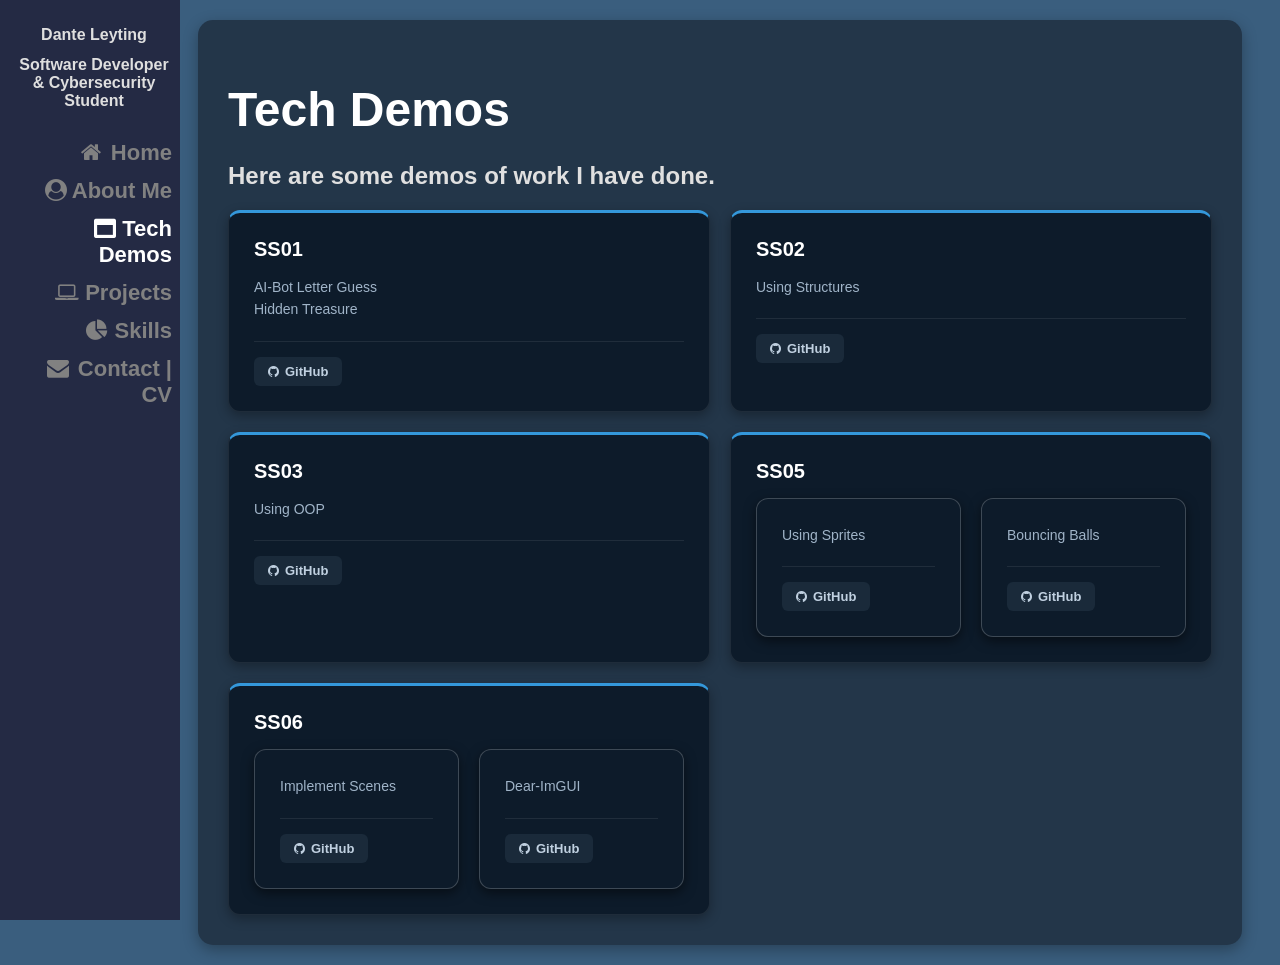
<file: tech_demos.html>
<!-- Side navigation -->


<!DOCTYPE html>
<html>
<head>
  <link rel="stylesheet" href="https://cdnjs.cloudflare.com/ajax/libs/font-awesome/4.7.0/css/font-awesome.min.css">
    <link rel="stylesheet" href="styles.css">
    <title>Portfolio Homepage</title>
</head>
<body style="background-color: rgb(58, 94, 126);">
  
    <div class="sidenav">
      <b>Dante Leyting</b>
      <b>Software Developer & Cybersecurity Student</b><br>
  <a href="home.html"><i class="fa fa-fw fa-home"></i> Home</a>
  <a href="about_me.html"><i class="fa fa-user-circle"></i> About Me</a>
  <a href="tech_demos.html" style="color: #ffffff;"><i class="fa fa-window-maximize"></i> Tech Demos</a>
  <a href="projects.html"><i class="fa fa-laptop"></i> Projects</a>
  <a href="skills.html"><i class="fa fa-pie-chart"></i> Skills</a>
  <a href="contact.html"><i class="fa fa-fw fa-envelope"></i> Contact | CV</a>
</div>
<div class="main">
    <div class="portfolio-project-page">
        <h1 class="demo-title">Tech Demos</h1> 
        <h2 class="demo-summary" style="color: #e0e0e0">Here are some demos of work I have done.</h2>
        <div class="demos-grid">
            <div class="demo-card">
                <h3>SS01</h3>
                <p>
                    AI-Bot Letter Guess<br>
                    Hidden Treasure
                </p>
                <div class="demo-card-links">
                    <a href="https://github.com/jojojo077/SS01" target="_blank" rel="noopener noreferrer" class="demo-link demo-link-github">
                        <i class="fa fa-github"></i> GitHub
                    </a>
                </div>
            </div>

            <div class="demo-card">
                <h3>SS02</h3>
                <p>Using Structures</p>
                <div class="demo-card-links">
                    <a href="https://github.com/jojojo077/SS02" target="_blank" rel="noopener noreferrer" class="demo-link demo-link-github">
                        <i class="fa fa-github"></i> GitHub
                    </a>
                </div>
            </div>

            <div class="demo-card">
                <h3>SS03</h3>
                <p>Using OOP</p>
                <div class="demo-card-links">
                    <a href="https://github.com/jojojo077/SS03" target="_blank" rel="noopener noreferrer" class="demo-link demo-link-github">
                        <i class="fa fa-github"></i> GitHub
                    </a>
                </div>
            </div>

            <div class="demo-card">
                <h3>SS05</h3>
                <div class="demos-grid">
                    <div class="demo-subcard">
                        <p>Using Sprites</p>
                        <div class="demo-card-links">
                            <a href="https://github.com/jojojo077/SS05---Using-sprites" target="_blank" rel="noopener noreferrer" class="demo-link demo-link-github">
                                <i class="fa fa-github"></i> GitHub
                            </a>
                        </div>
                    </div>

                    <div class="demo-subcard">
                        <p>Bouncing Balls</p>
                        <div class="demo-card-links">
                            <a href="https://github.com/jojojo077/SS05---Bouncing-balls" target="_blank" rel="noopener noreferrer" class="demo-link demo-link-github">
                                <i class="fa fa-github"></i> GitHub
                            </a>
                        </div>
                    </div>
                </div>
            </div>

            <div class="demo-card">
                <h3>SS06</h3>
                <div class="demos-grid">
                    <div class="demo-subcard">
                        <p>Implement Scenes</p>
                        <div class="demo-card-links">
                            <a href="https://github.com/jojojo077/SS06---Implement-Scenes" target="_blank" rel="noopener noreferrer" class="demo-link demo-link-github">
                                <i class="fa fa-github"></i> GitHub
                            </a>
                        </div>
                    </div>

                    <div class="demo-subcard">
                        <p>Dear-ImGUI</p>
                        <div class="demo-card-links">
                            <a href="https://github.com/jojojo077/SS06---Dear-ImGUI" target="_blank" rel="noopener noreferrer" class="demo-link demo-link-github">
                                <i class="fa fa-github"></i> GitHub
                            </a>
                        </div>
                    </div>
                </div>
            </div>

        </div>
    </div>
</div>

</body>
</html>
</file>
<file: styles.css>
/* The sidebar menu */
.sidenav {
  height: 100%; /* Full-height: remove this if you want "auto" height */
  width: 180px; /* Set the width of the sidebar */
  position: fixed; /* Fixed Sidebar (stay in place on scroll) */
  z-index: 1; /* Stay on top */
  top: 0; /* Stay at the top */
  left: 0;
  background-color: #242a44; /* Black */
  overflow-x: hidden; /* Disable horizontal scroll */
  padding-top: 20px;
}

/* The navigation menu links */
.sidenav a {
  font-weight: bold;
  text-align: right;
  font-family: 'Segoe UI', Tahoma, Geneva, Verdana, sans-serif;
  padding: 6px 8px 6px 16px;
  text-decoration: none;
  font-size: 22px;
  color: #818181;
  display: block;

}
.sidenav b {
  text-align: center;
  font-family: 'Segoe UI', Tahoma, Geneva, Verdana, sans-serif;
  padding: 6px 8px 6px 16px;
  text-decoration: none;
  font-size: 16px;
  color: #dfdfdf;
  display: block;
}

/* When you mouse over the navigation links, change their color */
.sidenav a:hover {
  color: #e2e2e2;
}

/* Style page content */
.main {
  font-family: 'Segoe UI', Tahoma, Geneva, Verdana, sans-serif;
  margin-left: 160px; /* Same as the width of the sidebar */
  padding: 0px 10px;
}

/* On smaller screens, where height is less than 450px, change the style of the sidebar (less padding and a smaller font size) */
@media screen and (max-height: 450px) {
  .sidenav {padding-top: 15px;}
  .sidenav a {font-size: 18px;}
}
.welcome {
  
  padding: 30px;
  height: 250px;
  width: 550px;
  background-color: rgba(0, 0, 0, 0.65); 
  border-radius: 10%;

  transition: transform 0.2s ease-in-out, box-shadow 0.2s ease-in-out; 
}
.welcome:hover {
  background-color: rgba(0, 0, 0, 0.85);
  transform: scale(1.03); 
    
    /* Optional: Makes the shadow deeper to look like it is lifting up */
    box-shadow: 0 8px 16px rgba(0,0,0,0.3); 
}
.welcome a{
  font-family: 'Segoe UI', Tahoma, Geneva, Verdana, sans-serif;
  font-size: 30px;
  color:rgb(236, 236, 236);
  font-weight: bolder;
}
.welcome b {
  font-family: 'Segoe UI', Tahoma, Geneva, Verdana, sans-serif;
  font-size: 24px;
  color: rgb(236, 236, 236);
  font-weight: normal;
}

.welcome c {
  font-family: 'Segoe UI', Tahoma, Geneva, Verdana, sans-serif;
  font-size: 60px;
  color: rgb(78, 224, 102);
  font-weight: bolder;
}
 /* The container sets the boundaries for absolute positioning */
.image-container {
  position: relative;
  display: inline-block; /* Keeps container tightly fitted to the image size */
  border-radius: 12px;       /* Match the rounding amount */
  overflow: hidden;
  
}

/* Make sure the image behaves responsively */
.image-container img {
  display: block;
  width: 100%;
  height: auto;
  border: 20px solid #dfeeff; /* Blue border example */
  border-radius: 12px;       /* Match the container rounding */
  box-sizing: border-box;
}

/* The overlay text is placed directly over the image container */
.overlay-text {
  position: absolute;
  top: 35%;          /* Moves down to the vertical middle */
  left: 30%;         /* Moves right to the horizontal middle */
  transform: translate(-50%, -50%); /* Perfectly centers the text element */
  
  /* Styling to make the text readable */
  color: white;
  font-family: sans-serif;
  font-size: 24px;
  font-weight: bold;
  text-shadow: 2px 2px 4px rgba(0, 0, 0, 0.7); /* Adds contrast against busy images */
  text-align: left;
  white-space: nowrap;
}

.about-card {
  display: flex;             /* Activates side-by-side layout */
  align-items: center;       /* Centers layout vertically */
  gap: 30px;                 /* Spacing between image and text */
  background-color: #0f83bd; /* Dark background matching the image */
  padding: 40px;
  border-radius: 12px;
  font-family: system-ui, sans-serif;
  max-width: 800px;

  transition: transform 0.2s ease-in-out, box-shadow 0.2s ease-in-out, background-color 0.8s ease-in-out; 
}
.about-card:hover {
  background-color: #055d8a;
  transform: scale(0.8); 
    
    box-shadow: 0 8px 16px rgba(0,0,0,0.3); 
}

/* Circular Profile Image */
.profile-img {
  width: 150px;
  height: 150px;
  border-radius: 50%;        /* Makes it a perfect circle */
  object-fit: cover;         /* Prevents image stretching */
  flex-shrink: 0;            /* Prevents image from squishing */
}

/* Text Wrapper */
.profile-content {
  display: flex;
  flex-direction: column;    /* Stacks text items vertically */
  gap: 12px;                 /* Spacing between title, paragraph, and link */
}

/* Heading */
.profile-content h2 {
  color: #ffffff;
  margin: 0;
  font-size: 24px;
  font-weight: 600;
}

/* Paragraph Body */
.profile-content p {
  color: #ddeaff;            /* Clean gray color for readability */
  margin: 0;
  font-size: 16px;
  line-height: 1.6;
}
.featured-projects
{
    margin-top: 40px;
    padding: 20px;
}

.featured-projects h2
{
    color: white;
    font-size: 32px;
    margin-bottom: 20px;
}

.project-grid
{
    display: flex;
    gap: 25px;
    flex-wrap: wrap;
}

.project-card
{
    width: 320px;
    background-color: #1e2936;
    border-radius: 12px;
    overflow: hidden;
    box-shadow: 0 4px 12px rgba(0,0,0,0.3);
    transition: 0.3s;
}

.project-card:hover
{
    transform: translateY(-5px);
}

.project-card img
{
    width: 100%;
    height: 180px;
    object-fit: cover;
}

.project-card h3
{
    color: white;
    margin: 15px;
}

.project-card p
{
    color: #d0d0d0;
    margin: 15px;
    min-height: 70px;
}

.project-btn
{
    display: inline-block;
    margin: 15px;
    padding: 10px 18px;
    background-color: #4CAF50;
    color: rgb(255, 255, 255);
    text-decoration: none;
    border-radius: 6px;
    transition: background-color 0.2s ease;
}

.project-btn:hover
{
  font-weight: bold;
    background-color: #20a327;
}

.portfolio-project-container
{
    background-color: #233649;
    border-radius: 15px;
    padding: 30px;
    margin: 20px;
    box-shadow: 0 5px 15px rgba(0,0,0,0.3);
}

.portfolio-project-title
{
    color: white;
    font-size: 48px;
    margin-bottom: 25px;
}

.portfolio-project-header
{
    display: flex;
    gap: 30px;
    align-items: flex-start;
    margin-bottom: 30px;
}

.portfolio-project-image
{
    width: 500px;
    border-radius: 10px;
}

.portfolio-project-summary
{
    flex: 1;
}

.portfolio-project-summary h2,
.portfolio-project-section h2
{
    color: white;
}

.portfolio-project-summary p,
.portfolio-project-section p,
.portfolio-project-section li
{
    color: #e0e0e0;
    line-height: 1.7;
}

.portfolio-project-section
{
    margin-top: 30px;
    padding-top: 20px;
    border-top: 1px solid rgba(255,255,255,0.15);
}

.portfolio-project-section h3
{
    color: white;
}

.portfolio-tech-tags
{
    margin-top: 20px;
}

.portfolio-tech-tags span
{
    display: inline-block;
    background-color: #182633;
    color: #4CAF50;
    padding: 8px 15px;
    border-radius: 20px;
    margin-right: 10px;
    margin-bottom: 10px;
}
.portfolio-project-page {
    background-color: #233649;
    border-radius: 15px;
    padding: 30px;
    margin: 20px;
    box-shadow: 0 5px 15px rgba(0,0,0,0.3);
}

.portfolio-project-grid {
    display: grid;
    grid-template-columns: repeat(2, 1fr);
    gap: 20px;
}

.portfolio-project-box {
    background-color: #0d1b2a;
    border-radius: 10px;
    padding: 20px;
    box-shadow: 0 3px 8px rgba(0,0,0,0.2);

    transition: transform 0.2s ease-in-out, box-shadow 0.2s ease-in-out; 
}

.portfolio-project-box:hover {
  transform: scale(1.03); 
    
    /* Optional: Makes the shadow deeper to look like it is lifting up */
    box-shadow: 0 8px 16px rgba(0,0,0,0.3); 
    background-color: #0e1a25;
}

.portfolio-project-box h2 {
    color: white;
    border-bottom: 2px solid #4CAF50;
    padding-bottom: 8px;
    margin-bottom: 15px;
}

.portfolio-project-box h3 {
    color: white;
}

.portfolio-project-box p,
.portfolio-project-box li {
    color: #e0e0e0;
    line-height: 1.7;
}

.portfolio-project-box a {
    color: #4CAF50;
    text-decoration: none;
}

.portfolio-project-box a:hover {
    text-decoration: underline;
}

/* Container for an individual skill row */
.skill-item {
    margin-bottom: 15px;
    color: #ffffff;
}

/* Positions the skill title and 1-10 text on the same line */
.skill-name {
    display: inline-block;
    font-weight: bold;
    margin-bottom: 5px;
}

.skill-level {
    float: right;
    font-size: 0.9em;
    opacity: 0.8;
}

/* The empty gray background track of the meter */
.skill-bar-container {
    width: 100%;
    background-color: #2c3e50;
    border-radius: 5px;
    height: 10px;
    overflow: hidden;
    clear: both; /* Prevents layout issues with floats */
}

/* The colored filled indicator meter */
.skill-bar {
    height: 100%;
    background-color: #3498db; /* Sleek blue fill meter */
    border-radius: 5px;
    transition: width 0.4s ease-in-out;
}
.highlights-section {
    display: grid;
    grid-template-columns: repeat(3, 1fr);
    gap: 30px;
    padding: 40px 20px;
    margin: 20px 0;
}

.highlight-card {
    padding: 20px;
    border-left: 1px solid rgba(255, 255, 255, 0.15);
}

.highlight-icon {
    font-size: 48px;
    color: #e0e0e0;
    margin-bottom: 20px;
    display: block;
}

.highlight-card h3 {
    color: #ffffff;
    font-size: 22px;
    font-weight: 600;
    margin-bottom: 15px;
    line-height: 1.3;
}

.highlight-card p {
    color: #c0d0e0;
    font-size: 15px;
    line-height: 1.7;
}

.highlight-card ul {
    color: #c0d0e0;
    font-size: 15px;
    line-height: 1.7;
    padding-left: 18px;
}

.highlight-card li {
    margin-bottom: 6px;
}

/* Responsive: stack on smaller screens */
@media screen and (max-width: 768px) {
    .highlights-section {
        grid-template-columns: 1fr;
    }
}

.contacts-section
{
    display: flex;
    justify-content: center;
    gap: 40px;
    margin-top: 50px;
    flex-wrap: wrap;
}

.contacts-card
{
    width: 710px;
    height: 250px;

    background-color: #102233;

    border-radius: 15px;

    display: flex;
    align-items: center;
    gap: 25px;
    justify-content: left;
    padding-left: 30px;

    text-align: left;

    box-shadow: 0 5px 15px rgba(0,0,0,0.3);

    transition: 0.3s;
}

.contacts-card:hover
{
    transform: translateY(-5px);
}

.contacts-link
{
    text-decoration: none;
    color: white;
}

.contact-link:hover
{
    color: #ffffff;
    text-decoration: none;
}

.contacts-card i
{
    font-size: 80px;
    color: white;
    margin-bottom: 15px;
}

.contacts-card h2
{
    color: white;
    margin: 10px 0;
}

.contacts-card p
{
    color: #dcdcdc;
}

.demo-title
{
    color: white;
    font-size: 48px;
    margin-bottom: 25px;
}
.demo-summary {
    color: white;
    border-bottom: white;
}
.demo-subtitle{
    color: white;
    font-size: 32px;
    margin-bottom: 2px;
    font-weight: 500;
}

/* ===== TECH DEMOS PAGE ===== */

.demos-grid {
    display: grid;
    grid-template-columns: repeat(2, 1fr);
    gap: 20px;
}

.demo-card {
    background-color: #0d1b2a;
    border-radius: 12px;
    padding: 25px;
    border: 1px solid rgba(255, 255, 255, 0.08);
    border-top: 3px solid #3498db;
    box-shadow: 0 4px 12px rgba(0, 0, 0, 0.3);
    transition: transform 0.2s ease, box-shadow 0.2s ease, border-top-color 0.2s ease;
}

.demo-card:hover {
    transform: translateY(-5px);
    box-shadow: 0 10px 25px rgba(0, 0, 0, 0.4);
    border-top-color: #4CAF50;
}

.demo-card-label {
    font-family: 'Segoe UI', Tahoma, Geneva, Verdana, sans-serif;
    font-size: 12px;
    font-weight: 700;
    letter-spacing: 2px;
    text-transform: uppercase;
    color: #3498db;
    margin-bottom: 10px;
}

.demo-card h3 {
    color: #ffffff;
    font-size: 20px;
    margin: 0 0 15px 0;
}

.demo-card p {
    color: #a0b4c8;
    font-size: 14px;
    line-height: 1.6;
    margin: 0 0 15px 0;
}

.demo-card-links {
    display: flex;
    gap: 12px;
    margin-top: 20px;
    padding-top: 15px;
    border-top: 1px solid rgba(255, 255, 255, 0.08);
}

.demo-link {
    display: inline-flex;
    align-items: center;
    gap: 6px;
    padding: 7px 14px;
    border-radius: 6px;
    font-size: 13px;
    font-weight: 600;
    text-decoration: none;
    transition: background-color 0.2s ease;
}

.demo-link-github {
    background-color: #1a2a3a;
    color: #c0d0e0;
}

.demo-link-github:hover {
    background-color: rgb(75, 115, 158);
    color: #ffffff;
}

.demo-subcard {
    background-color: #0d1b2a;
    border-radius: 12px;
    padding: 25px;
    border: 1px solid rgba(255, 255, 255, 0.2);
    box-shadow: 0 4px 12px rgba(0, 0, 0, 0.5);
}
</file>
